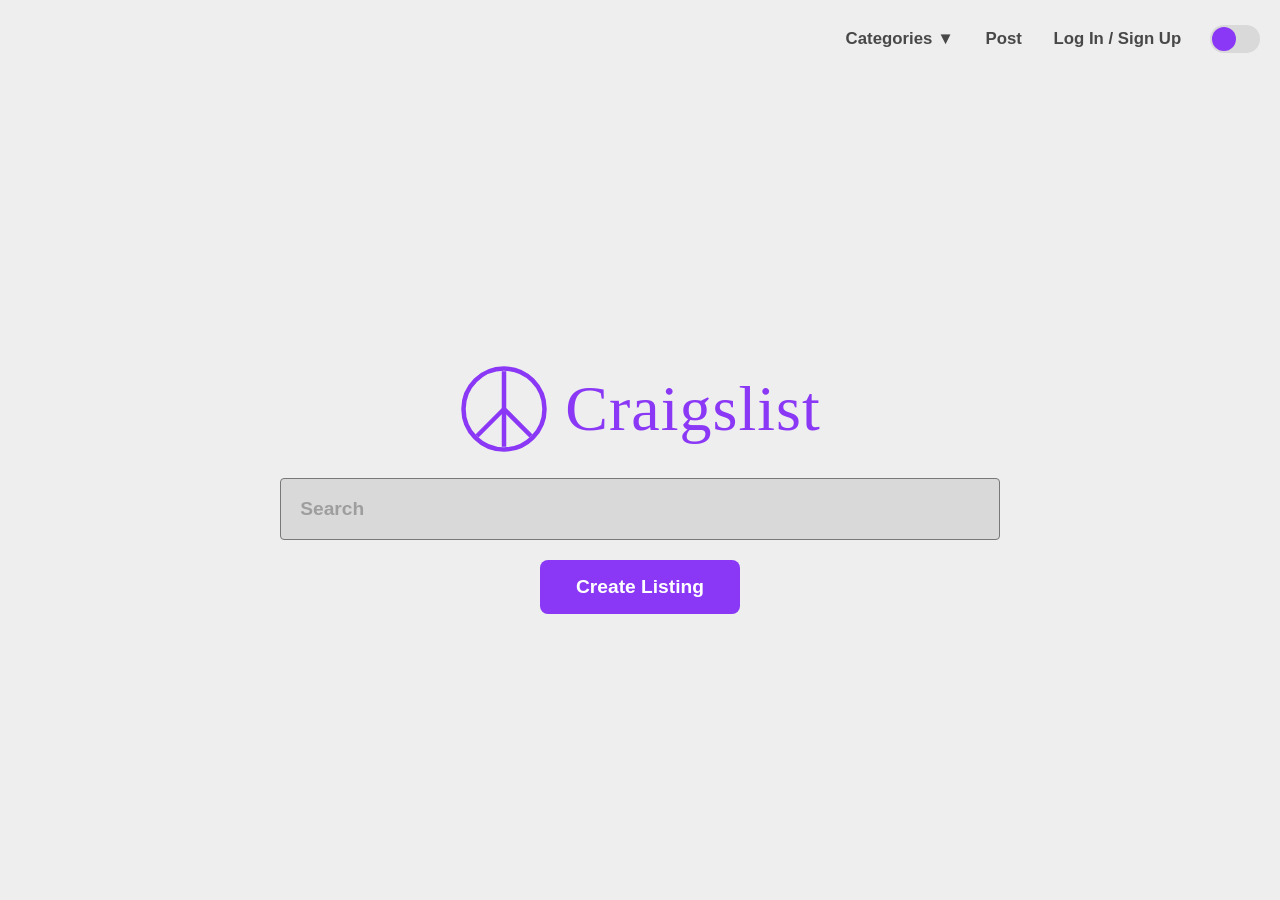
<file: index.html>
<!DOCTYPE html>
<html lang="en">

<head>
    <meta charset="UTF-8">
    <meta name="viewport" content="width=device-width, initial-scale=1.0">
    <title>Craigslist Prototype</title>
    <link rel="stylesheet" href="css/styles.css">
</head>

<body class="has-hero-search">
    <script>
        if (localStorage.getItem('theme') === 'dark') {
            document.body.classList.add('dark-mode');
        }
    </script>

    <div data-include="components/header.html"></div>

    <main class="center-content">
        <div class="logo-container"> 
            <!-- Craigslist Peace Sign Logo -->
            <svg class="peace-icon"
                viewBox="0 0 100 100"
                xmlns="http://www.w3.org/2000/svg"
                aria-hidden="true">

                <circle cx="50" cy="50" r="45"
                    stroke="var(--logo-color)"
                    stroke-width="5" fill="none"/>

                <line x1="50" y1="8" x2="50" y2="92"
                    stroke="var(--logo-color)" stroke-width="5"/>

                <line x1="50" y1="50" x2="20" y2="80"
                    stroke="var(--logo-color)" stroke-width="5"/>

                <line x1="50" y1="50" x2="80" y2="80"
                    stroke="var(--logo-color)" stroke-width="5"/>
            </svg>
            <h1 class="logo-text">Craigslist</h1>
        </div>

        <div class="search-container js-search-container" id="search-container">
            <input type="text" class="search-input js-search-input" id="search-input" placeholder="Search"
                autocomplete="off">
            <ul class="dropdown-menu js-search-dropdown" id="search-dropdown">
                <li>Option 1</li>
                <li>Option 2</li>
                <li>Option 3</li>
            </ul>
        </div>

        <div class="action-buttons">
            <a href="formPage.html" class="btn"
                style="text-decoration: none; text-align: center; display: flex; align-items: center; justify-content: center;">Create
                Listing</a>
        </div>
    </main>

    <script src="js/HTMLInclude.min.js"></script>
    <script src="js/seedData.js"></script>
    <script src="js/script.js"></script>
</body>

</html>
</file>
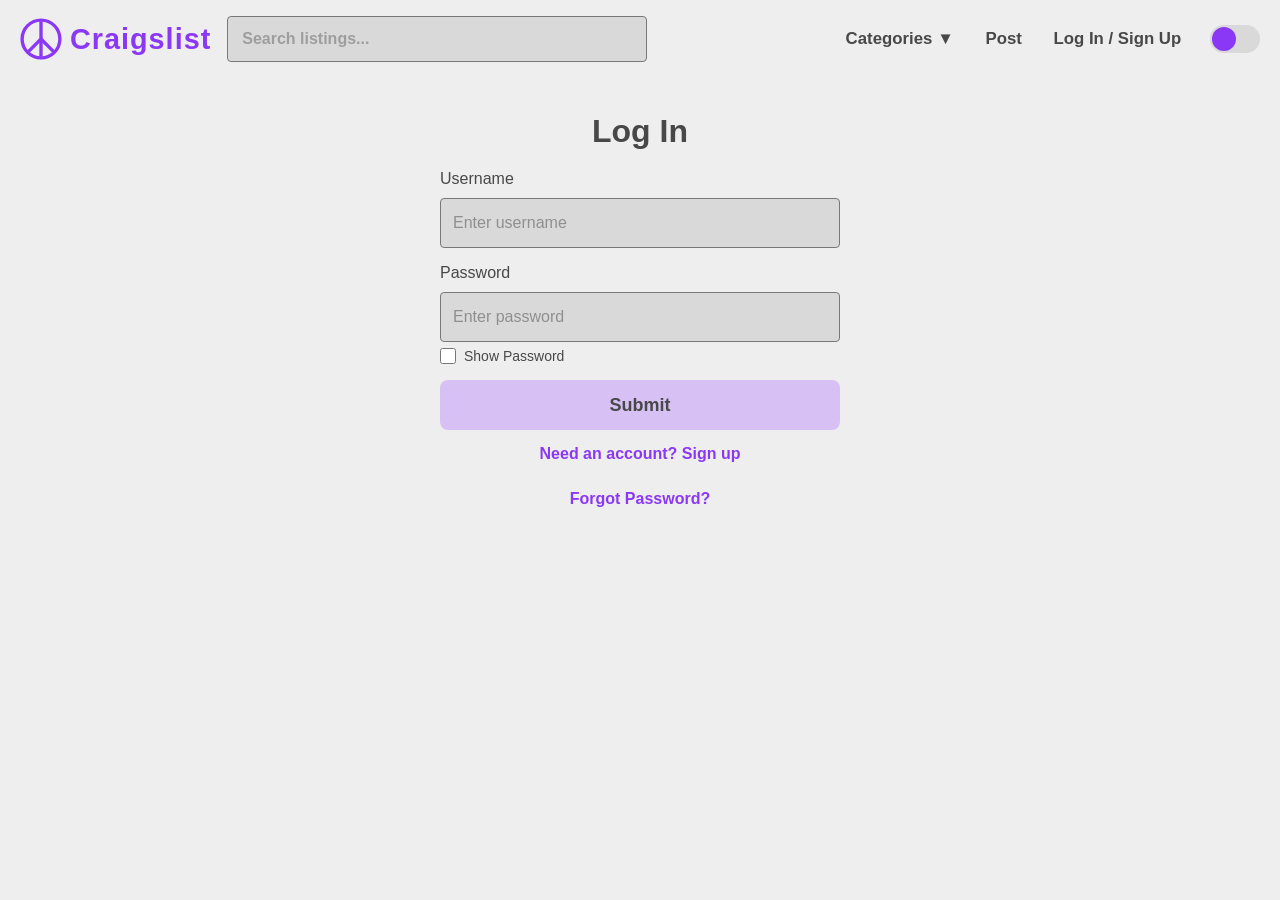
<file: account.html>
<!DOCTYPE html>
<html lang="en">
<head>
    <meta charset="UTF-8">
    <meta name="viewport" content="width=device-width, initial-scale=1.0">
    <title>Account - Craigslist</title>
    <link rel="stylesheet" href="css/styles.css">
    <link rel="stylesheet" href="css/form.css">
</head>
<body>
    <script>
        if (localStorage.getItem('theme') === 'dark') {
            document.body.classList.add('dark-mode');
        }
    </script>
    <div data-include="components/header.html"></div>

    <main class="listing-page account-page">
        
        <div id="auth-section">
            <h1 id="auth-title" style="text-align: center;">Log In</h1>
            <form id="auth-form">
                <div class="form-group login-only">
                    <label for="username" >Username</label>
                    <input type="text" id="username" placeholder="Enter username" required>
                </div>
                
<!-- Login Password -->
<div class="form-group login-only">
    <label for="password">Password</label>
    <input type="password" id="password"
        placeholder="Enter password" required>

    <!-- Show or hide login password -->
    <label class="show-password-option">
        <input type="checkbox" id="show-login-password">
        <span>Show Password</span>
    </label>
</div>

                <div class="form-group signup-only">
                    <label for="signup-username"> Create Username</label>
                    
                    <input type="text" id="signup-username" placeholder="Enter username"required>
                </div>
                
<!-- Create Password -->
<div class="form-group signup-only">
    <label for="signup-password">Create Password</label>
    <input type="password" id="signup-password"
        placeholder="Enter password"
        autocomplete="new-password"
        aria-describedby="signup-strength-message"
        required>

    <!-- Password strength checker -->
    <div class="signup-strength">
        <div class="signup-strength-bar"
            id="signup-strength-meter"
            role="progressbar"
            aria-label="Password strength"
            aria-valuemin="0"
            aria-valuemax="4"
            aria-valuenow="0">

            <div id="signup-strength-fill"></div>
        </div>

        <p id="signup-strength-message" aria-live="polite">
            Use at least 8 characters.
        </p>
    </div>
</div>
          
<!-- Confirm Password -->
<div class="form-group signup-only">
    <label for="signup-confirm-password">Confirm Password</label>

    <input type="password" id="signup-confirm-password"
        placeholder="Confirm password" required>

    <!-- Show or hide both signup passwords -->
    <label class="show-password-option">
        <input type="checkbox" id="show-signup-passwords">
        <span>Show Passwords</span>
    </label>
</div>

                <div class="form-group signup-only">
                    <label for="signup-email">Enter Email</label>
                    <input type="email" id="signup-email" placeholder="Enter email"required>
                </div>


                <div class="form-actions" style="flex-direction: column; gap: 15px; margin-top: 10px;">
                    <button type="submit" class="post-btn" style="width: 100%;">Submit</button>
                    <a href="#" id="toggle-auth" style="color: var(--logo-color); font-weight: bold; text-decoration: none; text-align: center;">Need an account? Sign up</a>
                <!-- Forgot Password Link -->
                <a href="#" id="forgot-password-link" class="login-only">
                    Forgot Password?
                </a>
                </div>
                <p id="auth-message" style="color: #ff4444; margin-top: 15px; text-align: center; font-weight: bold;"></p>
            </form>
            
            <!-- Forgot Password Section -->
            <div id="forgot-password-panel" hidden>
                <p class="account-help-text">
                    Enter your email to request a password reset.
                </p>

                <form id="forgot-password-form" novalidate>
                    <div class="form-group">
                        <label for="recovery-email">Email Address *</label>

                        <input type="email" id="recovery-email"
                            placeholder="Enter your account email"
                            autocomplete="email" required>

                        <p id="recovery-feedback"
                            class="password-feedback" aria-live="polite"></p>
                    </div>

                    <button type="submit" class="post-btn">
                        Request Password Reset
                    </button>

                    <p id="recovery-message" role="status"></p>
                </form>

                <a href="#" id="back-to-login" class="back-login">
                    Back to Log In
                </a>
            </div>
        </div>

<!-- Account Dashboard -->
<div id="dashboard-section" style="display: none;">

    <div class="account-heading">
        <h1>My Account</h1>
        <p>Welcome, <span id="display-username"></span>!</p>
    </div>

    <div class="account-layout">

        <!-- Account Menu -->
        <nav class="account-menu" aria-label="Account menu">
            <button type="button" class="account-tab active"
                data-panel="listings-panel">My Listings</button>

            <button type="button" class="account-tab"
                data-panel="favorites-panel">Favorites</button>

            <button type="button" class="account-tab"
                data-panel="details-panel">Account Details</button>

            <!-- Change Password Menu -->
            <button type="button" class="account-tab"
                data-panel="password-panel">
                Change Password
            </button>

            <button type="button" class="account-tab"
                data-panel="settings-panel">Settings</button>

            <a href="formPage.html" class="account-link">
                + Create Listing
            </a>

            <button type="button" id="logout-btn"
                class="account-tab">Log Out</button>
        </nav>

        <!-- Right Side of the Account Page -->
        <div class="account-content">

            <!-- My Listings -->
            <section id="listings-panel" class="account-panel">
                <h2>My Listings</h2>
                <p>View the items you have posted.</p>
                <div id="my-listings"></div>
            </section>

            <!-- Favorites -->
            <section id="favorites-panel" class="account-panel" hidden>
                <h2>Favorites</h2>
                <p>Items you have saved for later.</p>
                <div id="my-favorites"></div>
            </section>

            <!-- Account Details -->
            <section id="details-panel" class="account-panel" hidden>
                <h2>Account Details</h2>
                <p>Update your account information below.</p>

                <!-- We check these fields with JavaScript -->
                <form id="account-details-form" novalidate>

                    <div class="form-group">
                        <label for="profile-name">Full Name *</label>
                        <input type="text" id="profile-name"
                            placeholder="Enter your full name"
                            aria-describedby="profile-name-feedback"
                            required>
                        <p id="profile-name-feedback"
                            class="account-feedback"></p>
                    </div>

                    <div class="form-group">
                        <label for="profile-email">Email *</label>
                        <input type="email" id="profile-email"
                            placeholder="name@example.com"
                            aria-describedby="profile-email-feedback"
                            required>
                        <p id="profile-email-feedback"
                            class="account-feedback"></p>
                    </div>

                    <div class="form-group">
                        <label for="profile-phone">Phone Number *</label>
                        <input type="tel" id="profile-phone"
                            placeholder="555-123-4567"
                            aria-describedby="profile-phone-feedback"
                            required>
                        <p id="profile-phone-feedback"
                            class="account-feedback"></p>
                    </div>

                    <button type="submit" class="post-btn">
                        Save Changes
                    </button>

                    <p id="details-message" role="status"></p>
                </form>
            </section>

            <!-- Change Password Section -->
            <section id="password-panel" class="account-panel" hidden>

                <h2>Change Password</h2>
                <p>Update the password for your account.</p>

                <form id="change-password-form" novalidate>

                    <!-- Current Password -->
                    <div class="form-group">
                        <label for="current-password">Current Password *</label>

                        <input type="password" id="current-password"
                            placeholder="Enter current password"
                            autocomplete="current-password" required>

                        <p id="current-password-feedback"
                            class="password-feedback" aria-live="polite"></p>
                    </div>

                    <!-- New Password -->
                    <div class="form-group">
                        <label for="new-password">New Password *</label>

                        <input type="password" id="new-password"
                            placeholder="Enter new password"
                            autocomplete="new-password" required>

                        <p id="new-password-feedback"
                            class="password-feedback" aria-live="polite"></p>
                    </div>

                    <!-- Confirm New Password -->
                    <div class="form-group">
                        <label for="confirm-new-password">
                            Confirm New Password *
                        </label>

                        <input type="password" id="confirm-new-password"
                            placeholder="Confirm new password"
                            autocomplete="new-password" required>

                        <p id="confirm-new-password-feedback"
                            class="password-feedback" aria-live="polite"></p>
                    </div>

                    <!-- Show Passwords -->
                    <label class="change-show-password">
                        <input type="checkbox" id="show-change-passwords">
                        Show Passwords
                    </label>

                    <!-- Save -->
                    <button type="submit" class="post-btn">
                        Update Password
                    </button>

                    <p id="change-password-message" role="status"></p>

                </form>
            </section>

            <!-- Settings -->
            <section id="settings-panel" class="account-panel" hidden>
                <h2>Settings</h2>
                <p>Change how the website looks.</p>

                <label class="account-setting-label">
                    <input type="checkbox" id="account-dark-mode">
                    Enable Dark Mode
                </label>
            </section>

        </div>
    </div>
</div>


    </main>

    <script src="js/HTMLInclude.min.js"></script>
    <script src="js/seedData.js"></script>
    <script src="js/script.js"></script>
</body>
</html>
</file>
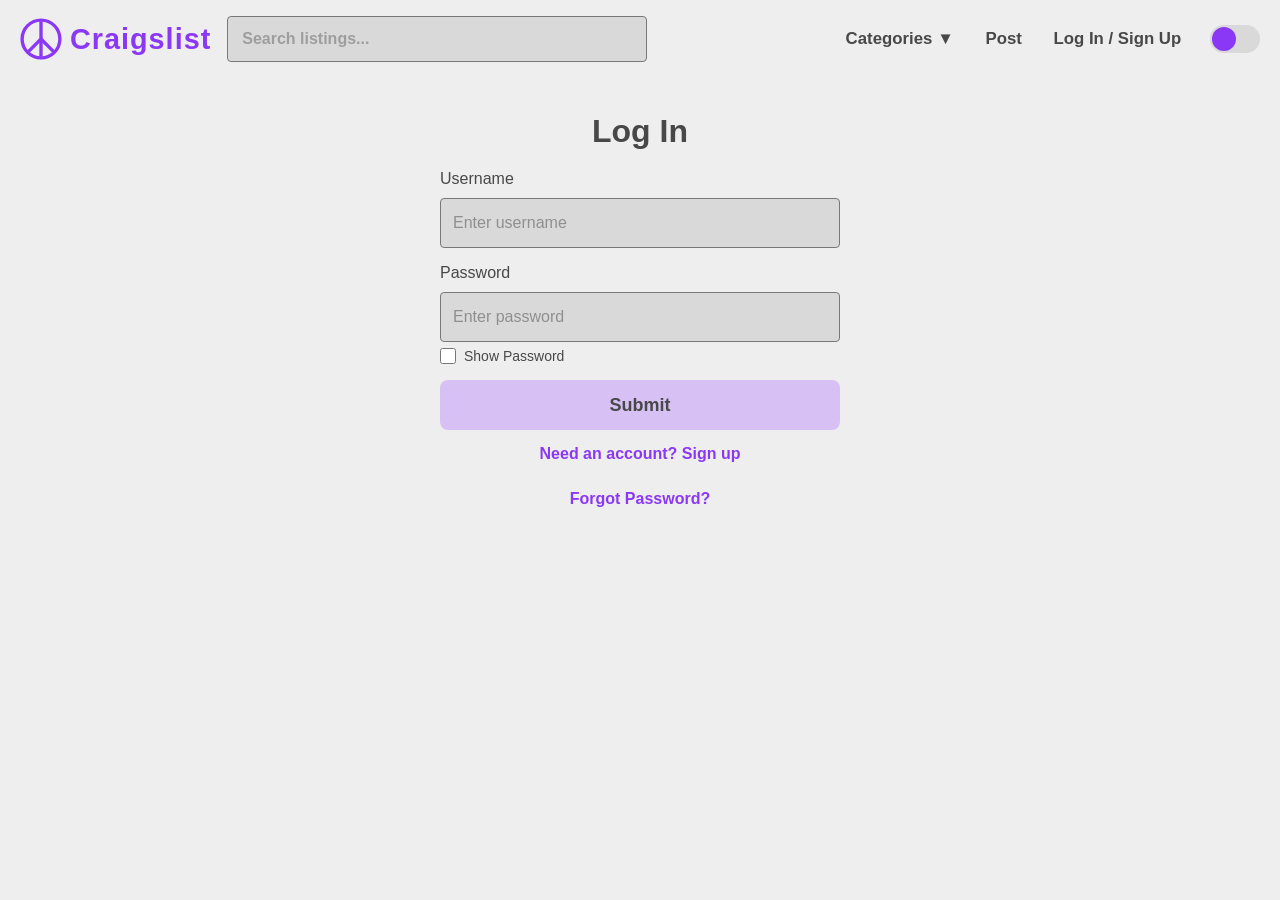
<file: formPage.html>
<!DOCTYPE html>
<html lang="en">
<head>
    <meta charset="UTF-8">
    <meta name="viewport" content="width=device-width, initial-scale=1.0">
    <title>Create a Listing - Craigslist</title>
    <link rel="stylesheet" href="css/styles.css">
    <link rel="stylesheet" href="css/form.css">
    <link rel="stylesheet" href="css/loading.css">
</head>

<body>
    <script>
        if (localStorage.getItem('theme') === 'dark') {
            document.body.classList.add('dark-mode');
        }
    </script>
    <div data-include="components/header.html"></div>

    <!-- Create Listing Form -->
    <main class="listing-page">

        <h1>Create a Listing</h1>

        <form id="listing-form">

            <!-- Listing Title -->
            <div class="form-group">
                <label for="listing-title">Listing Title *</label>
                <input type="text" id="listing-title"
                    placeholder="Enter listing title..."
                    required>
            </div>

            <!-- Category and Price -->
            <div class="form-row">

                <!-- Choose where the listing will appear -->
                <div class="form-group">
                    <label for="category">Category *</label>
                    <select id="category" required>
                        <option value="">Select category</option>
                        <option value="community">Community</option>
                        <option value="services">Services</option>
                        <option value="for-sale">For Sale</option>
                        <option value="housing">Housing</option>
                        <option value="autos">Autos</option>
                        <option value="jobs">Jobs</option>
                        <option value="gigs">Gigs</option>
                        <option value="discussion-forums">Discussion Forums</option>
                        <option value="resumes">Resumes</option>
                        <option value="other">Other</option>
                    </select>

                </div>

                <div class="form-group">
                    <label for="price">Price *</label>
                    <!-- Price of the listing -->
                    <input type="text" id="price"
                        inputmode="numeric"
                        placeholder="Enter price..."
                        required>
                </div>

            </div>

            <!-- Subcategory -->
            <div class="form-group">
                <label for="subcategory">Subcategory *</label>
                <select id="subcategory" required>
                    <option value="">Select a subcategory...</option>
                </select>
            </div>
                    <!-- <option value="">Select a subcategory...</option>
                    <option value="musical-instruments">Musical Instruments</option>
                    <option value="electronics">Electronics</option>
                    <option value="furniture">Furniture</option>
                    <option value="tools">Tools</option>
                    <option value="clothing">Clothing</option>
                    <option value="toys">Toys</option>
                    <option value="sports">Sports</option>
                    <option value="automotive">Automotive</option>
                    <option value="books">Books</option>
                    <option value="movies">Movies</option>
                    <option value="music">Music</option>
                    <option value="other">Other</option> -->

            <!-- Location -->
            <div class="form-group">
                <label for="location">Location *</label>
                <input type="text" id="location"
                    value="Charlotte, NC" required>
            </div>

            <!-- Tags -->
            <div class="form-group">
                <label for="tags">Tags / Badges (comma-separated)</label>
                <input type="text" id="tags" placeholder="e.g., Condition: Excellent, Make: Moog, Vintage">
            </div>

            <!-- Description -->
            <div class="form-group">
                <label for="description">Description *</label>
                <textarea id="description" rows="5"
                        placeholder="Describe your listing..."
                        required></textarea>
            </div>

            <!-- Add Photos -->
            <div class="form-group"> 
                <label for="photos" style="width: 100%; text-align: left;">Add Photos (Max 10)</label>

                <div class="photo-container" id="image-preview-container" style="display: flex; gap: 12px; flex-wrap: wrap; width: 100%;">
                    
                    <label for="photos" class="photo-box" id="upload-trigger-box">+</label>
                    
                </div>

                <input type="file" id="photos" accept="image/*" multiple hidden>
                <p id="photo-message" style="width: 100%; text-align: left; color: #ff4444; margin-top: 4px; font-weight: bold;"></p>
            </div>

            <!-- Buttons -->
            <div class="form-actions">
                <a href="index.html" class="cancel-btn">Cancel</a>

                <button type="submit" class="post-btn">
                    Post Listing
                </button>
            </div>

            <!-- Confirmation Message -->
            <p id="form-message" role="status"></p>

        </form>

    </main>

    <script src="js/HTMLInclude.min.js"></script>
    <script src="js/seedData.js"></script>
    <script src="js/script.js"></script>

</body>
</html>
</file>
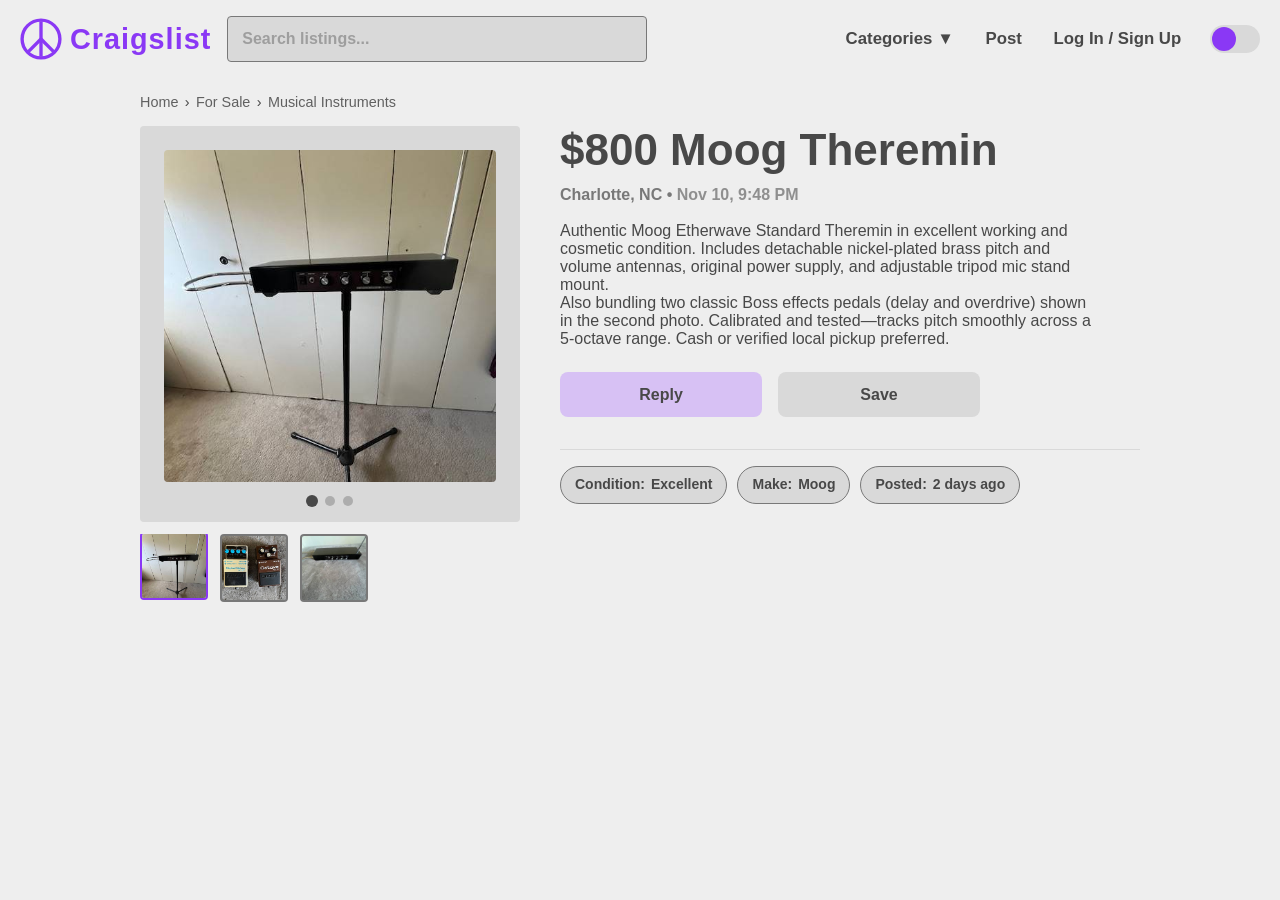
<file: listing.html>
<!DOCTYPE html>
<html lang="en">
<head>
    <meta charset="UTF-8">
    <meta name="viewport" content="width=device-width, initial-scale=1.0">
    <title>$800 Moog Theremin - Craigslist</title>
    <link rel="stylesheet" href="css/styles.css">
</head>
<body>
    <script>
        if (localStorage.getItem('theme') === 'dark') {
            document.body.classList.add('dark-mode');
        }
    </script>
    <div data-include="components/header.html"></div>

    <main class="listing-container">
        <nav class="breadcrumb" aria-label="Breadcrumb">
            <a href="index.html">Home</a> <span>&rsaquo;</span>
            <a href="href="searchResultsPage.html?category=for-sale"" id="breadcrumb-category">For Sale</a> <span id="breadcrumb-separator">&rsaquo;</span>
            <a href="searchResultsPage.html?q=musical-instruments" id="breadcrumb-subcategory">Musical Instruments</a>
        </nav>

        <!-- Mobile Top Action + Title Row -->
        <div class="mobile-title-row">
            <button type="button" class="btn-reply" id="reply-btn-mobile">Reply</button>
            <h1 class="listing-title-mobile">$800 Moog Theremin</h1>
        </div>

        <!-- Responsive Listing Layout 1-column on mobile, 2 on desktop -->
        <section class="listing-grid">
            <!-- Left Column: Image Gallery-->
            <div class="gallery-column">
                <div class="gallery-frame">
                    <div class="main-image-wrapper">
                        <!-- Temporary Testing Images !!! **** 0000 -->
                        <img
                            id="main-listing-image"
                            alt="Moog Theremin"
                            src="images/Theremin1.jpg"
                        >
                    </div>
                    <div class="gallery-dots" id="gallery-dots" aria-label="Image Slide Indicators">
                        <button class="dot active" data-index="0" aria-label="View Image 1"></button>
                        <button class="dot" data-index="1" aria-label="View Image 2"></button>
                        <button class="dot" data-index="2" aria-label="View Image 3"></button>
                    </div>
                </div>

                <div class="thumbnail-row" id="thumbnail-row">
                    <button class="thumbnail-btn active" data-index="0" data-src="images/Theremin1.jpg" data-alt="Moog Theremin" aria-label="View Thumbnail 1">
                        <img src="images/Theremin1.jpg"></button>
                    <button class="thumbnail-btn" data-index="1" data-src="images/Theremin2.jpg" data-alt="Effects Pedals" aria-label="View Thumbnail 2">
                        <img src="images/Theremin2.jpg" alt="Effects Pedals thumbnail"></button>
                    <button class="thumbnail-btn" data-index="2" data-src="images/Theremin3.jpg" data-alt="Control Panel" aria-label="View Thumbnail 3">
                        <img src="images/Theremin3.jpg" alt="Control Panel thumbnail"></button>
                </div>
            </div>

            <!-- Right Column: Listing Details -->
            <div class="details-column">
                <h1 class="listing-title-desktop">$800 Moog Theremin</h1>
            
            <p class="meta-subtitle" style="margin-top: -10px; color: var(--image-placehold);">
                <span id="listing-location">Charlotte, NC</span> &bull; <span id="listing-timestamp" style="opacity: 0.8;">Nov 10, 9:48 PM</span>
            </p>

                <div class="listing-description">
                    <p>Authentic Moog Etherwave Standard Theremin in excellent working and cosmetic condition. 
                        Includes detachable nickel-plated brass pitch and volume antennas, original power supply, 
                        and adjustable tripod mic stand mount.
                    </p>
                    <p>Also bundling two classic Boss effects pedals (delay and overdrive) shown in the second photo. 
                        Calibrated and tested—tracks pitch smoothly across a 5-octave range. Cash or verified local 
                        pickup preferred.
                    </p>
                </div>
            
                <div class="desktop-actions">
                    <button type="button" class="btn btn-primary-reply" id="reply-btn-desktop">Reply</button>
                    <button type="button" class="btn btn-secondary" id="save-btn">Save</button>
                </div>

                <div class="reply-panel" id="reply-panel" hidden>
                    <h3>Contact Seller</h3>
                    <p><strong>Email:</strong> seller@example.com</p>
                    <p><strong>Phone:</strong> (123) 456-7890</p>
                </div>
                
                <div class="meta-badges" id="listing-badges" style="margin-top: 1rem; padding-top: 1rem; border-top: 1px solid var(--secondary-color);">
                    <span class="badge">Condition: <strong>Excellent</strong></span>
                    <span class="badge">Make: <strong>Moog</strong></span>
                    <span class="badge">Posted: <strong>2 days ago</strong></span>
                </div>
            </div>
            </div>
        </section>
    </main>

        <!-- Delete Listing Confirmation -->
        <dialog id="delete-listing-dialog" class="delete-dialog"
            aria-labelledby="delete-dialog-title"
            aria-describedby="delete-dialog-description">

            <form id="delete-listing-form" novalidate>

                <h2 id="delete-dialog-title">Delete Listing?</h2>

                <p id="delete-dialog-description">
                    Are you sure you want to delete this listing?
                    This action cannot be undone.
                </p>

                <!-- User must type DELETE before continuing -->
                <div class="delete-form-group">
                    <label for="delete-confirm-text">
                        Type DELETE to confirm *
                    </label>

                    <input type="text" id="delete-confirm-text"
                        placeholder="Type DELETE"
                        autocomplete="off"
                        spellcheck="false"
                        aria-describedby="delete-feedback">

                    <!-- Inline validation message -->
                    <p id="delete-feedback" class="delete-feedback"
                        aria-live="polite"></p>
                </div>

                <!-- Confirmation Buttons -->
                <div class="delete-actions">
                    <button type="button" id="delete-cancel-btn"
                        class="delete-cancel-btn">
                        Cancel
                    </button>

                    <button type="submit" id="delete-confirm-btn"
                        class="delete-confirm-btn">
                        Delete Listing
                    </button>
                </div>

            </form>
        </dialog>

    <script src="js/HTMLInclude.min.js"></script>
    <script src="js/seedData.js"></script>
    <script src="js/script.js"></script>

</body>
</html>
</file>
<file: css/styles.css>
:root {
--background-color: #EEEEEE;
--secondary-color: #D9D9D9;
--text-color: #484848;
--sidebar-color: #D4D4D4;
--highlight: #D7C1F4;
--image-placehold: #787878;
--logo-color: #8A38F5;
--results-color: #B9B9B9;
}

body.dark-mode {
--background-color: #353535;
--secondary-color: #595959;
--text-color: #D9D9D9;
--sidebar-color: #686868;
--highlight: #79678F;
--image-placehold: #838383;
--logo-color: #8A38F5;
--results-color: #4C4C4C;
}

*{
box-sizing: border-box;
margin: 0;
padding: 0;
font-family: sans-serif;
}

body {
background-color: var(--background-color);
color: var(--text-color);
min-height: 100vh;
display: flex;
flex-direction: column;
transition: background-color 0.3s ease, color 0.3s ease;
}

header {
display: flex;
justify-content: space-between;
align-items: center;
padding: 1.5rem 2rem;
position: relative;
}

.hamburger {
display: flex;
flex-direction: column;
gap: 5px;
background: none;
border: none;
cursor: pointer;
z-index: 100;
}

.hamburger span {
width: 25px;
height: 3px;
background-color: var(--logo-color);
border-radius: 2px;
}

/*.nav-menu {
display: none;
position: absolute;
top: 70px;
left: 2rem;
background-color: var(--secondary-color);
padding: 1.5rem;
border-radius: 8px;
box-shadow: 0 4px 6px rgba(0,0,0,0.1);
z-index: 99;
}*/

/*.nav-menu.active {
display: block;
}*/

/*.nav-menu > ul {
list-style: none;
display: flex;
flex-direction: column;
gap: 1rem;
}*/

/*.nav-menu a {
text-decoration: none;
color: var(--text-color);
font-weight: bold;
font-size: 1.1rem;
padding: 0.5rem 0.8rem;
border-radius: 6px;
transition: background-color 0.2s ease, color 0.2s ease;
display: inline-block;
}*/

.nav-menu a:hover {
background-color: var(--highlight);
}

.theme-toggle {
display: flex;
align-items: center;
}

.theme-switch {
display: none;
}

.switch-label {
width: 50px;
height: 28px;
background-color: var(--secondary-color);
border-radius: 14px;
position: relative;
cursor: pointer;
display: flex;
align-items: center;
padding: 2px;
}

.switch-label::after {
content: "";
width: 24px;
height: 24px;
background-color: var(--logo-color);
border-radius: 50%;
position: absolute;
left: 2px;
transition: transform 0.3s ease;
}

.theme-switch:checked + .switch-label::after {
transform: translateX(22px);
}

.center-content {
flex: 1;
display: flex;
flex-direction: column;
align-items: center;
justify-content: center;
padding: 2rem;
max-width: 600px;
margin: 0 auto;
width: 100%;
}

.logo-container {
display: flex;
align-items: center;
gap: 1rem;
margin-bottom: 2rem;
}

.peace-icon {
width: 90px;
height: 90px;
}

.logo-text {
color: var(--logo-color);
font-size: 4rem;
font-family: Georgia, serif;
font-weight: normal;
letter-spacing: 1px;
}

.search-container {
position: relative;
width: 100%;
margin-bottom: 1.5rem;
}

.search-input {
width: 100%;
padding: 1.2rem;
border: none;
border-radius: 8px;
background-color: var(--secondary-color);
color: var(--text-color);
font-size: 1.2rem;
font-weight: bold;
}

.search-input::placeholder {
color: var(--text-color);
opacity: 0.4;
}

.search-input:focus::placeholder {
color: transparent;
}

.dropdown-menu {
display: none;
position: absolute;
top: 100%;
left: 0;
width: 100%;
background-color: var(--secondary-color);
border-radius: 8px;
box-shadow: 0 8px 16px rgba(0,0,0,0.2);
list-style: none;
margin-top: 0.5rem;
overflow: hidden;
z-index: 10;
}

.dropdown-menu.active {
display: block;
}

.nav-dropdown-container {
position: relative;
}

/*.nav-menu .dropdown-menu {
position: relative;
box-shadow: none;
background-color: var(--background-color);
margin-top: 0.8rem;
width: 100%;
border-radius: 4px;
}*/

.categories-list {
max-height: none;
overflow-y: auto;
}

.nav-menu .categories-list li {
padding: 0;
}

.nav-menu .categories-list li a {
    display: block;
    padding: 0.85rem 1.2rem;
    font-size: 0.95rem;
    border-radius: 0;
}

.nav-menu .categories-list li a:hover {
background-color: transparent;
}

.dropdown-menu li {
padding: 1rem 1.2rem;
cursor: pointer;
color: var(--text-color);
border-bottom: 1px solid var(--background-color);
font-weight: bold;
transition: background-color 0.2s ease;
font-size: 0.95rem;
}

.dropdown-menu li:hover {
background-color: var(--highlight);
}

.dropdown-menu li:last-child {
border-bottom: none;
}

.action-buttons {
display: flex;
flex-direction: column;
align-items: center;
gap: 1rem;
width: 100%;
}

.btn {
background-color: var(--secondary-color);
color: var(--text-color);
border: none;
padding: 1rem 2rem;
border-radius: 8px;
font-size: 1.2rem;
font-weight: bold;
cursor: pointer;
width: auto;
min-width: 200px;
transition: background-color 0.3s ease, color 0.3s ease, transform 0.1s ease;
}

.btn:hover {
background-color: var(--highlight);
color: var(--text-color);
transform: translateY(-2px);
}


.listing-header {
gap: 1rem;
padding: 1rem 1.25rem;
border-bottom: 1px solid var(--secondary-color);
}

.header-left {
display: flex;
align-items: center;
gap: 0.85rem;
}

.brand-link {
display: flex;
align-items: center;
gap: 0.5rem;
text-decoration: none;
}

.peace-icon-sm {
width: 42px;
height: 42px;
flex-shrink: 0;
}

.brand-text-mobile {
color: var(--logo-color);
font-family: Georgia, serif;
font-size: 1.35rem;
}

.brand-text-desktop {
display: none;
color: var(--logo-color);
font-weight: bold;
font-size: 1.8rem;
letter-spacing: 1px;
}

.header-search {
display: block;
margin: 0 1rem;
max-width: 360px;
flex: 1;
}

body.has-hero-search .header-search {
display: none !important;
}

.header-search .search-input {
padding: 0.7rem 1rem;
font-size: 1rem;
}

.listing-container {
width: 100%;
max-width: 1040px;
margin: 0 auto;
padding: 1rem 1.25rem 3rem;
}

.breadcrumb {
font-size: 0.9rem;
margin-bottom: 1rem;
display: flex;
flex-wrap: wrap;
gap: 0.4rem;
align-items: center;
}

.breadcrumb a {
color: var(--text-color);
text-decoration: none;
opacity: 0.85;
}

.breadcrumb a:hover {
text-decoration: underline;
color: var(--text-color);
}

.mobile-title-row {
display: flex;
align-items: center;
gap: 0.85rem;
margin-bottom: 1rem;
}

.btn-reply {
background-color: var(--secondary-color);
color: var(--text-color);
border: none;
border-top: 3px solid var(--image-placehold);
padding: 0.45rem 1.1rem;
font-family: Georgia, serif;
font-size: 0.95rem;
cursor: pointer;
border-radius: 4px;
flex-shrink: 0;
transition: background-color 0.2s ease;
}

.btn-reply:hover {
background-color: var(--highlight);
}

.listing-title-mobile {
font-family: Georgia, serif;
font-size: 1.35rem;
font-weight: bold;
color: var(--text-color);
line-height: 1.2;
}

.listing-title-desktop {
display: none;
}

.listing-grid {
display: flex;
flex-direction: column;
gap: 1.25rem;
}

.gallery-frame {
width: 100%;
background-color: transparent;
}

.main-image-wrapper {
width: 100%;
aspect-ratio: 1 / 1;
background-color: var(--image-placehold);
border-radius: 4px;
overflow: hidden;
}

.main-image-wrapper img {
width: 100%;
height: 100%;
object-fit: cover;
display: block;
}

.gallery-dots {
display: none;
justify-content: center;
gap: 0.5rem;
padding-top: 0.85rem;
}

.dot {
width: 10px;
height: 10px;
border-radius: 50%;
border: none;
background-color: var(--image-placehold);
opacity: 0.45;
cursor: pointer;
transition: opacity 0.2s ease, transform 0.2s ease;
}

.dot.active {
opacity: 1;
background-color: var(--text-color);
transform: scale(1.2);
}

.thumbnail-row {
display: flex;
gap: 0.75rem;
margin-top: 0.75rem;
overflow-x: auto;
}

.thumbnail-btn {
width: 68px;
height: 68px;
padding: 0;
border: 2px solid transparent;
border-radius: 4px;
overflow: hidden;
cursor: pointer;
background-color: var(--image-placehold);
flex-shrink: 0;
transition: border-color 0.2s ease, transform 0.15s ease;
}

.thumbnail-btn.active,
.thumbnail-btn:hover {
border-color: var(--logo-color);
transform: translateY(-2px);
}

.thumbnail-btn img {
width: 100%;
height: 100%;
object-fit: cover;
display: block;
}

.details-column {
display: flex;
flex-direction: column;
gap: 1rem;
}

.post-meta-block {
display: flex;
flex-direction: column;
gap: 0.65rem;
}

.meta-subtitle {
font-weight: bold;
font-size: 1rem;
line-height: 1.4;
}

.meta-badges {
display: flex;
flex-wrap: wrap;
gap: 0.375rem;
}


/* Listing Tags / Badges */

.badge {
    display: inline-flex;
    align-items: center;
    gap: 6px;

    /* Make tags easier to read */
    font-size: 14px;
    font-weight: 600;
    line-height: 1.4;

    /* Give each tag more space */
    padding: 8px 14px;
    border-radius: 20px;

    background-color: var(--secondary-color);
    color: var(--text-color);
    border: 1px solid var(--image-placehold);

    cursor: default;
    user-select: none;
}

/* Space between multiple tags */
.meta-badges {
    display: flex;
    flex-wrap: wrap;
    align-items: center;
    gap: 10px;
}

/* Keep tags readable on phones */
@media (max-width: 767px) {
    .badge {
        font-size: 14px;
        padding: 8px 12px;
    }
    .results-page h1 {
        font-size: 1.4rem;
    }

    /* Dimmed Backdrop */
    .nav-backdrop {
        display: block;
        position: fixed;
        inset: 0;
        background: rgba(0, 0, 0, 0.5);
        backdrop-filter: blur(2px);
        opacity: 0;
        visibility: hidden;
        transition: opacity 0.25s ease, visibility 0.25s ease;
        z-index: 998;
    }

    .nav-backdrop.active {
        opacity: 1;
        visibility: visible;
    }

    /* Full-Height Slide-Over Panel 
    .nav-menu {
        position: fixed;
        top: 0;
        left: 0;
        bottom: 0;
        height: 100vh;
        height: 100dvh;
        width: min(82vw, 320px);
        margin: 0;
        border-radius: 0;
        box-sizing: border-box;
        background-color: var(--background-color);
        box-shadow: 4px 0 24px rgba(0, 0, 0, 0.2);
        transform: translateX(-100%);
        transition: transform 0.28s cubic-bezier(0.16, 1, 0.3, 1);
        z-index: 999;
        overflow-y: auto;
        padding: 0 1.25rem 2rem;
        display: flex;
        flex-direction: column;
    }*/

    .nav-menu.active {
        transform: translateX(0);
    }

    /* Top Bar inside Drawer */
    .mobile-nav-header {
        display: flex;
        justify-content: space-between;
        align-items: center;
        padding: 1.1rem 0;
        margin-bottom: 0.75rem;
        border-bottom: 1px solid var(--secondary-color);
    }

    .mobile-nav-title {
        font-weight: 700;
        font-size: 1.1rem;
        color: var(--text-color);
    }

    .nav-close-btn {
        background: var(--secondary-color);
        color: var(--text-color);
        border: none;
        width: 34px;
        height: 34px;
        border-radius: 50%;
        font-size: 1rem;
        cursor: pointer;
        display: flex;
        align-items: center;
        justify-content: center;
    }
}


.desktop-actions {
display: none;
}

.reply-panel {
background-color: var(--secondary-color);
padding: 1rem 1.25rem;
border-radius: 8px;
border-left: 4px solid var(--logo-color);
display: flex;
flex-direction: column;
gap: 0.4rem;
}

.reply-panel[hidden] {
display: none;
}

.reply-panel a {
color: var(--logo-color);
font-weight: bold;
}

/* Results Page and Grid Setup */
.results-page {
width: 100%;
max-width: 1040px;
margin: 0 auto;
padding: 1rem 1.25rem 3rem;
}

.item-listings {
list-style: none;
display: grid;
grid-template-columns: repeat(2, 1fr); /* 2 Columns on mobile */
gap: 1.5rem 0.75rem;
}

.item {
display: flex;
flex-direction: column;
align-items: flex-start;
gap: 0.5rem;
background-color: transparent;
border: none;
padding: 0;
cursor: pointer;
transition: transform 0.2s ease;
}

.item:hover {
transform: translateY(-2px);
}

.item-image-wrapper {
width: 100%;
aspect-ratio: 1 / 1;
border-radius: 8px;
overflow: hidden;
background-color: var(--secondary-color);
}

.item-image-wrapper img {
width: 100%;
height: 100%;
object-fit: cover;
display: block;
}

.item-info, .item-details {
display: flex;
flex-direction: column;
align-items: flex-start;
text-align: left;
gap: 2px;
padding: 0 0.25rem;
width: 100%;
}

.price, .item-info .price {
font-weight: 800;
font-size: 1.1rem;
color: var(--text-color);
}

.item-title, .item-info .item-title {
font-size: 0.95rem;
font-weight: 600;
color: var(--text-color);
display: -webkit-box;
line-clamp: 2;
-webkit-line-clamp: 2;
-webkit-box-orient: vertical;
overflow: hidden;
text-overflow: ellipsis;
line-height: 1.3;
}

.item-desc {
font-size: 0.85rem;
color: #666666;
}

.item-location, .item-info .item-location {
font-size: 0.8rem;
color: var(--text-color);
opacity: 0.75;
}

.item-meta-row {
    display: flex;
    justify-content: space-between;
    align-items: center;
    width: 100%;
    margin-top: 2px;
}

.item-date {
    font-size: 0.75rem;
    color: var(--text-color);
    opacity: 0.6;
}

/* Auto-complete Dropdown row styling */
.dropdown-item-row {
display: flex;
justify-content: space-between;
align-items: center;
gap: 0.75rem;
}

.dropdown-item-main {
display: flex;
flex-direction: column;
gap: 2px;
}

.dropdown-item-category {
font-size: 0.75rem;
opacity: 0.75;
font-weight: normal;
}

.dropdown-item-price {
color: var(--logo-color);
font-weight: 800;
font-size: 0.9rem;
flex-shrink: 0;
}

.no-results-message {
padding: 1.5rem;
background-color: var(--secondary-color);
border-radius: 8px;
text-align: center;
font-weight: bold;
margin-top: 1rem;
}

/* Classic Search Autocomplete Row Styling */
.dropdown-menu li.autocomplete-row {
    display: flex;
    align-items: center;
    gap: 0.75rem;
    padding: 0.65rem 1.1rem;
    border-bottom: none;
    font-weight: 700;
    font-size: 0.98rem;
}

.dropdown-menu li.autocomplete-row:hover,
.dropdown-menu li.autocomplete-row.keyboard-active {
    background-color: var(--highlight);
}

.autocomplete-icon {
    font-size: 0.85rem;
    opacity: 0.55;
    flex-shrink: 0;
}

/**
 * Styles for the text content of the autocomplete row
 */
.autocomplete-text {
    color: var(--text-color);
    font-weight: 700;
}

.autocomplete-match {
    font-weight: 400;
    color: var(--logo-color);
}

/* Loading State Overlay */
.loading-overlay {
position: fixed;
top: 0;
left: 0;
width: 100%;
height: 100%;
background-color: rgba(0, 0, 0, 0.3);
display: flex;
justify-content: center;
align-items: center;
z-index: 1000;
animation: loadingFade 0.2s ease;
}

.loading-box {
background-color: var(--background-color);
color: var(--text-color);
padding: 30px 40px;
border-radius: 8px;
text-align: center;
}

.loading-spinner {
width: 40px;
height: 40px;
border: 4px solid var(--secondary-color);
border-top: 4px solid var(--logo-color);
border-radius: 50%;
margin: 0 auto 15px;
animation: loadingSpin 0.8s linear infinite;
}

.remove-img-btn {
    position: absolute;
    top: -6px;
    right: -6px;
    background-color: var(--image-placehold); 
    color: white;
    border: none;
    border-radius: 50%;
    width: 22px;
    height: 22px;
    cursor: pointer;
    font-size: 12px;
    font-weight: bold;
    display: flex;
    align-items: center;
    justify-content: center;
    box-shadow: 0 2px 4px rgba(0,0,0,0.2);
    transition: background-color 0.2s ease, transform 0.2s ease;
    z-index: 5;
}

.remove-img-btn:hover {
    background-color: #ff4444; 
    transform: scale(1.1);
}

#upload-trigger-box {
    display: flex;
    justify-content: center;
    align-items: center;
    border: 2px dashed var(--image-placehold); 
    font-size: 2rem; 
    cursor: pointer;
}

#upload-trigger-box:hover {
    border-color: var(--logo-color);
    color: var(--logo-color);
}

input:not([type="checkbox"]):not([type="radio"]), select, textarea {
    border: 1px solid var(--image-placehold); 
    border-radius: 4px;
    outline: none; 
}

input:not([type="checkbox"]):not([type="radio"]):focus, select:focus, textarea:focus {
    border-color: var(--logo-color); 
    box-shadow: 0 0 5px color-mix(in srgb, var(--logo-color) 30%, transparent); 
}

body.has-hero-search .brand-link {
    visibility: hidden !important;
}

@keyframes loadingSpin {
from { transform: rotate(0deg); }
to { transform: rotate(360deg); }
}

@keyframes loadingFade {
from { opacity: 0; }
to { opacity: 1; }
}

.post-btn:disabled {
opacity: 0.6;
cursor: wait;
}

@media (prefers-reduced-motion: reduce) {
.loading-overlay,
.loading-spinner {
animation: none;
}
}

/* Desktop Media Queries */
@media (min-width: 768px) {
.hamburger { display: none; }

.nav-menu, body.has-zero-search .nav-menu {
    display: block;
        position: static;
        background: none;
        box-shadow: none;
        padding: 0;
        margin: 0 0 0 auto;
        flex: 0 0 auto;
        transform: none;
        height: auto;
        width: auto;
        overflow: visible;
}


.nav-menu > ul {
    list-style: none;
        display: flex;
        flex-direction: row;
        align-items: center;
        gap: 12px;
        margin: 0;
        padding: 0;
}

/*.nav-menu .dropdown-menu {
    position: absolute;
    width: 220px;
    box-shadow: 0 8px 16px rgba(0,0,0,0.2);
    background-color: var(--secondary-color);
}*/

.nav-menu a {
    text-decoration: none;
    color: var(--text-color);
    font-weight: bold;
    font-size: 16px;
    padding: 8px 12px;
    border-radius: 6px;
    display: inline-flex;
    align-items: center;
    gap: 5px;
}

body.has-hero-search .theme-toggle {
    margin-left: 0;
}

.nav-menu .dropdown-menu {
    position: absolute;
    top: 100%;
    left: 0;
    width: 220px;
    box-shadow: 0 8px 16px rgba(0, 0, 0, 0.2);
    background-color: var(--secondary-color);
}

.nav-menu .hide-on-desktop {
    display: list-item !important;
}

body.has-hero-search .header-left {
    display: none;
}

.action-buttons {
    flex-direction: row;
    justify-content: center;
}

.btn {
    width: auto;
}

.listing-header { padding: 1.25rem 2rem; }
.brand-text-mobile { display: none; }
.brand-text-desktop { display: inline; }
.header-search { display: block; }
.mobile-title-row { display: none; }

.listing-grid {
    display: grid;
    grid-template-columns: minmax(280px, 380px) 1fr;
    gap: 2.5rem;
    align-items: start;
}

.gallery-frame {
    background-color: var(--secondary-color);
    padding: 1.5rem 1.5rem 1rem;
    border-radius: 4px;
}

.gallery-dots { display: flex; }

.listing-title-desktop {
    display: block;
    font-family: sans-serif;
    font-size: 2.75rem;
    font-weight: 800;
    line-height: 1.08;
    color: var(--text-color);
    margin-bottom: 0.25rem;
}

.listing-description {
    font-family: sans-serif;
    font-weight: 450;
    font-size: 1rem;
    max-width: 540px;
}

.desktop-actions {
    display: flex;
    gap: 1rem;
    margin-top: 0.5rem;
    max-width: 420px;
}

.desktop-actions .btn {
    width: auto;
    flex: 1;
    padding: 0.85rem 1.25rem;
    font-size: 1rem;
}

.btn-primary-reply { background-color: var(--highlight); }
.btn-secondary.saved { background-color: var(--highlight); }

.item-listings {
    grid-template-columns: repeat(auto-fill, minmax(200px, 1fr));
    gap: 2rem 1.5rem;
}

.hide-on-desktop {
    display: none !important;
}
}


/* Delete Listing Confirmation Form */

.delete-dialog {
    width: calc(100% - 32px);
    max-width: 440px;
    padding: 25px;
    border: none;
    border-radius: 10px;
    background-color: var(--background-color);
    color: var(--text-color);
    box-shadow: 0 10px 35px rgba(0, 0, 0, 0.3);
    margin: auto;
}

/* Dark background behind the confirmation */
.delete-dialog::backdrop {
    background-color: rgba(0, 0, 0, 0.6);
}

.delete-dialog h2 {
    font-size: 24px;
    margin-bottom: 12px;
}

.delete-dialog p {
    font-size: 14px;
    line-height: 1.5;
}

.delete-form-group {
    margin-top: 20px;
}

.delete-form-group label {
    display: block;
    margin-bottom: 8px;
    font-weight: bold;
}

#delete-confirm-text {
    width: 100%;
    padding: 13px;
    border: 2px solid var(--secondary-color);
    border-radius: 6px;
    background-color: var(--secondary-color);
    color: var(--text-color);
    font-size: 16px;
}

/* Input border when confirmation is incorrect */
#delete-confirm-text.delete-invalid {
    border-color: #D93025;
}

/* Input border when confirmation is correct */
#delete-confirm-text.delete-valid {
    border-color: #188038;
}

/* Message directly below the input */
.delete-feedback {
    min-height: 20px;
    margin-top: 8px;
    font-size: 14px;
}

.delete-feedback.error {
    color: #B42318;
}

.delete-feedback.success {
    color: #166534;
}

body.dark-mode .delete-feedback.error {
    color: #FF9999;
}

body.dark-mode .delete-feedback.success {
    color: #86EFAC;
}

/* Cancel and Delete buttons */
.delete-actions {
    display: flex;
    gap: 12px;
    margin-top: 20px;
}

.delete-cancel-btn,
.delete-confirm-btn {
    flex: 1;
    padding: 13px;
    border: none;
    border-radius: 8px;
    font-size: 15px;
    font-weight: bold;
    cursor: pointer;
}

.delete-cancel-btn {
    background-color: var(--secondary-color);
    color: var(--text-color);
}

.delete-confirm-btn {
    background-color: #D93025;
    color: white;
}

.delete-cancel-btn:hover {
    background-color: var(--highlight);
}

.delete-confirm-btn:hover {
    background-color: #B3261E;
}

.delete-confirm-btn:disabled {
    opacity: 0.6;
    cursor: wait;
}

/* Keep the homepage logo inside the screen */

.logo-container {
    max-width: 100%;
    min-width: 0;
    justify-content: center;
}

.logo-container .peace-icon {
    width: clamp(50px, 8vw, 90px);
    height: auto;
    flex-shrink: 0;
    display: block;
}

.logo-container .logo-text {
    font-size: clamp(2rem, 5vw, 4rem);
    min-width: 0;
}

/* Smaller logo spacing on phones */
@media (max-width: 420px) {
    .logo-container {
        gap: 8px;
    }

    .logo-container .logo-text {
        font-size: clamp(1.7rem, 7.5vw, 2.5rem);
    }
}


/* Categories on the homepage */

.home-categories {
    width: 100%;
    margin-top: 30px;
}

.home-categories h2 {
    text-align: center;
    font-size: 22px;
    margin-bottom: 18px;
    color: var(--text-color);
}

.home-category-grid {
    display: grid;
    grid-template-columns: repeat(3, minmax(0, 1fr));
    gap: 12px;
}

/* Each category is a clickable link */
.home-category-grid a {
    display: flex;
    align-items: center;
    justify-content: center;
    min-height: 50px;
    padding: 12px 8px;

    background-color: var(--secondary-color);
    color: var(--text-color);
    text-decoration: none;
    text-align: center;
    font-size: 15px;
    font-weight: bold;

    border-radius: 8px;
    transition: background-color 0.2s ease;
}

.home-category-grid a:hover,
.home-category-grid a:focus-visible {
    background-color: var(--highlight);
}

.home-category-grid a:focus-visible {
    outline: 2px solid var(--logo-color);
    outline-offset: 2px;
}

/* Two categories per row on mobile */
@media (max-width: 767px) {
    .home-category-grid {
        grid-template-columns: repeat(2, minmax(0, 1fr));
    }

    .home-categories h2 {
        font-size: 20px;
    }

    .home-category-grid a {
        font-size: 14px;
    }
}

/* X button for Reply and Saved */

#reply-btn-desktop,
#reply-btn-mobile,
#save-btn {
    position: relative;
    overflow: visible;
}

/* Show X only when Reply is open or item is Saved */
#reply-btn-desktop.reply-open::after,
#reply-btn-mobile.reply-open::after,
#save-btn.saved::after {
    content: "×";

    position: absolute;
    top: -8px;
    right: -8px;

    width: 24px;
    height: 24px;

    display: flex;
    align-items: center;
    justify-content: center;

    border-radius: 50%;
    border: 1px solid var(--text-color);

    background-color: var(--background-color);
    color: var(--text-color);

    font-size: 18px;
    font-weight: bold;
    line-height: 1;

    /* Clicking the X activates its parent button */
    pointer-events: none;
}

/* Better Homepage and Header Layout */

/* Keep header items together */
header {
    width: 100%;
    max-width: 1360px;
    margin: 0 auto;
    padding: 16px 20px;
    gap: 16px;
    align-items: center;
}

.header-left,
.theme-toggle {
    flex-shrink: 0;
}

/* Search closer to the logo on other pages */
.header-search {
    flex: 1 1 220px;
    max-width: 420px;
    min-width: 0;
    margin: 0;
}

.header-search .search-input {
    min-height: 46px;
    padding: 10px 14px;
    font-size: 16px;
}

/* The homepage already has a larger search */
body.has-hero-search .header-search {
    display: none !important;
}

/* Remove the empty space from the hidden header logo */
body.has-hero-search .brand-link {
    display: none !important;
}

/* Make homepage content start higher */
body.has-hero-search .center-content {
    flex: 1;
    display: flex;
    flex-direction: column;
    align-items: center;
    justify-content: center;

    width: 100%;
    max-width: 760px;
    margin: 0 auto;
    padding: 2rem 20px;
}

body.has-hero-search .logo-container {
    margin-bottom: 24px;
}

body.has-hero-search .search-container {
    margin-bottom: 12px;
}

/* Browse categories below search */
body.has-hero-search .home-categories {
    width: 100%;
    margin-top: 12px;
    margin-bottom: 24px;
}

body.has-hero-search .home-categories h2 {
    font-size: 22px;
    text-align: center;
    margin-bottom: 16px;
}

body.has-hero-search .home-category-grid {
    width: 100%;
    max-width: 640px;
    margin: 0 auto;
    display: grid;
    grid-template-columns: repeat(3, minmax(0, 1fr));
    gap: 12px;
}

body.has-hero-search .home-category-grid a {
    min-height: 52px;
    padding: 12px;
    font-size: 15px;
}

/* Make Create Listing stand out */
body.has-hero-search .action-buttons .btn {
    background-color: var(--logo-color);
    color: white;
    min-height: 48px;
}

body.has-hero-search .action-buttons .btn:hover {
    background-color: var(--highlight);
    color: var(--text-color);
}

/* Desktop header */
@media (min-width: 768px) {
    .nav-menu {
        margin: 0 0 0 auto;
        flex: 0 0 auto;
    }

    .nav-menu > ul {
        gap: 6px;
    }

    .nav-menu a {
        text-decoration: none;
        color: var(--text-color);
        font-weight: bold;
        font-size: 1.05rem;
        padding: 0.65rem 0.8rem;
        border-radius: 6px;
        transition: background-color 0.2s ease, color 0.2s ease;
        display: flex;
        justify-content: space-between;
        align-items: center;
    }

    /* Display Home in the desktop navigation too */
    .nav-menu .hide-on-desktop {
        display: list-item !important;
    }

    /* Homepage doesn't need a second small logo */
    body.has-hero-search .header-left {
        display: none;
    }
}

/* Tablet screens */
@media (min-width: 768px) and (max-width: 1023px) {
    header {
        flex-wrap: wrap;
    }

    .header-search {
        order: 4;
        flex: 1 1 100%;
        max-width: 100%;
    }
}

/* Mobile screens */
@media (max-width: 767px) {
    header {
        flex-wrap: wrap;
        padding: 12px 16px;
        gap: 12px;
    }

    .header-left {
        order: 1;
    }

    .theme-toggle {
        order: 2;
        margin-left: auto;
    }

    /* Search gets its own row on inner pages */
    .header-search {
        flex: 1 1 280px;
        max-width: 480px;
        min-width: 0;
        margin: 0;
}

    /*.nav-menu {
        top: 68px;
        left: 16px;
        right: 16px;
        max-height: 70vh;
        overflow-y: auto;
    }*/

    /* Two category buttons per row on phones */
    body.has-hero-search .home-category-grid {
        grid-template-columns: repeat(2, minmax(0, 1fr));
    }

    body.has-hero-search .home-categories h2 {
        font-size: 20px;
    }
}

/* Space between homepage search and button */
body.has-hero-search .search-container {
    margin-bottom: 20px;
}

/* Homepage Header Size */

@media (min-width: 768px) {
    body.has-hero-search header {
        min-height: 78px;
    }
}


/* Hide mobile drawer header on desktop */
.mobile-nav-header,
.nav-backdrop {
    display: none;
}

@media (max-width: 767px) {
    /* Dimmed Backdrop */
    .nav-backdrop {
        display: block;
        position: fixed;
        inset: 0;
        background: rgba(0, 0, 0, 0.5);
        backdrop-filter: blur(2px);
        opacity: 0;
        visibility: hidden;
        transition: opacity 0.25s ease, visibility 0.25s ease;
        z-index: 998;
    }

    .nav-backdrop.active {
        opacity: 1;
        visibility: visible;
    }

    /* Full-Height Slide-Over Panel */
    .nav-menu {
        position: fixed;
        top: 0;
        left: 0;
        bottom: 0;
        width: min(82vw, 320px);
        height: 100vh;
        height: 100dvh;
        max-height: none;
        background-color: var(--background-color);
        box-shadow: 4px 0 24px rgba(0, 0, 0, 0.2);
        transform: translateX(-100%);
        transition: transform 0.28s cubic-bezier(0.16, 1, 0.3, 1);
        z-index: 999;
        overflow-y: auto;
        padding: 1.5rem 1.25rem 2rem;
        display: block;
        flex-direction: column;
    }

    /* Slide into view when active */
    .nav-menu.active {
        transform: translateX(0);
    }

    /* Top Bar inside Drawer */
    .mobile-nav-header {
        display: flex;
        justify-content: space-between;
        align-items: center;
        padding: 1.1rem 0;
        margin-bottom: 0.75rem;
        border-bottom: 1px solid var(--secondary-color);
    }

    .mobile-nav-title {
        font-weight: 700;
        font-size: 1.1rem;
        color: var(--text-color);
    }

    .nav-close-btn {
        background: var(--secondary-color);
        color: var(--text-color);
        border: none;
        width: 34px;
        height: 34px;
        border-radius: 50%;
        font-size: 1rem;
        cursor: pointer;
        display: flex;
        align-items: center;
        justify-content: center;
    }

    /* Stack top-level links vertically inside drawer */
    .nav-menu > ul {
        display: flex;
        flex-direction: column;
        gap: 0.5rem;
        padding: 0;
        margin: 0;
        list-style: none;
    }

    .nav-menu > ul > li > a {
        display: flex;
        justify-content: space-between;
        align-items: center;
        padding: 0.85rem 0.5rem;
        font-size: 1.05rem;
        font-weight: 600;
        color: var(--text-color);
        text-decoration: none;
    }

    /* Nested Categories Dropdown inside Drawer */
    .nav-menu .dropdown-menu {
        position: relative;
        box-shadow: none;
        background-color: var(--secondary-color);
        margin-top: 0.4rem;
        width: 100%;
        border-radius: 8px;
    }

    .nav-menu a,
    .nav-menu .categories-list li a {
        text-decoration: none;
        color: var(--text-color);
    }
}
</file>
<file: css/form.css>
/* Create Listing Page */

.listing-header {
    display: flex;
    align-items: center;
    gap: 20px;
    padding: 20px 30px;
}

/* Craigslist Logo */

.listing-logo {
    display: flex;
    align-items: center;
    gap: 5px;
    color: var(--logo-color);
    text-decoration: none;
    font-size: 30px;
    font-weight: bold;
    flex-shrink: 0;
}

.listing-logo .peace-icon {
    width: 55px;
    height: 55px;
}

/* Header Search */

.listing-search {
    flex: 1;
    min-width: 0;
    width: auto;
    margin-bottom: 0;
}

.listing-search .search-input {
    width: 100%;
    padding: 16px;
    font-size: 18px;
}

/* Main Form */

.listing-page {
    width: calc(100% - 32px);
    max-width: 560px;
    margin: 45px auto;
    padding-bottom: 40px;
}

.listing-page h1 {
    font-size: 32px;
    margin-bottom: 20px;
    font-weight: bold;
}

/* Form Fields */

.form-group {
    display: flex;
    flex-direction: column;
    gap: 8px;
    margin-bottom: 16px;
}

.form-group label {
    font-size: 16px;
}

.form-group input,
.form-group select,
.form-group textarea {
    width: 100%;
    min-width: 0;
    padding: 15px 12px;
    border: none;
    border-radius: 0;
    background-color: var(--secondary-color);
    color: var(--text-color);
    font-family: inherit;
    font-size: 16px;
}

.form-group input::placeholder,
.form-group textarea::placeholder {
    color: var(--text-color);
    opacity: 0.5;
}

.form-group textarea {
    min-height: 120px;
    resize: vertical;
}

/* Category and Price */

.form-row {
    display: flex;
    gap: 20px;
}

.form-row .form-group {
    flex: 1;
    min-width: 0;
}

/* Add Photos */

.photo-container {
    display: flex;
    gap: 12px;
    flex-wrap: wrap;
}

.photo-box {
    width: 85px;
    height: 85px;
    display: flex;
    justify-content: center;
    align-items: center;
    background-color: var(--secondary-color);
    border: 1px solid var(--text-color);
    border-radius: 6px;
    font-size: 26px;
    font-weight: bold;
    cursor: pointer;
}

.photo-box:hover {
    background-color: var(--highlight);
   
}

/* Cancel and Post Listing Buttons */

.form-actions {
    display: flex;
    justify-content: space-between;
    align-items: center;
    gap: 20px;
    margin-top: 24px;
}

.cancel-btn,
.post-btn {
    display: flex;
    justify-content: center;
    align-items: center;
    min-height: 50px;
    min-width: 145px;
    padding: 12px 20px;
    border: none;
    border-radius: 8px;
    font-size: 18px;
    font-weight: bold;
    text-decoration: none;
    cursor: pointer;
    transition: background-color 0.2s ease,
                transform 0.2s ease;
}

.cancel-btn {
    background-color: var(--image-placehold);
    color: white;
}

.post-btn {
    background-color: var(--highlight);
    color: var(--text-color);
}

.cancel-btn:hover,
.post-btn:hover {
    filter: brightness(0.9);
    transform: translateY(-2px);
}

.cancel-btn:active,
.post-btn:active {
    transform: scale(0.97);
}

#form-message {
    margin-top: 18px;
    color: var(--logo-color);
    font-weight: bold;
}

#photo-message {
    font-size: 14px;
}

/* Active Navigation Link */

.listing-header .nav-menu a[aria-current="page"] {
    background-color: var(--highlight);
}

/* Mobile Layout */

@media (max-width: 959px) {

    .listing-header {
        flex-wrap: wrap;
        gap: 12px;
        padding: 16px;
    }

    .listing-header .hamburger {
        display: flex;
    }

    .listing-header .nav-menu {
        display: none;
        position: absolute;
        top: 75px;
        left: 16px;
        padding: 16px;
        background-color: var(--secondary-color);
    }

    .listing-header .nav-menu.active {
        display: block;
    }

    .listing-header .nav-menu > ul {
        flex-direction: column;
        align-items: flex-start;
    }

    .listing-logo {
        margin-right: auto;
        font-size: 26px;
    }

    .listing-logo .peace-icon {
        width: 42px;
        height: 42px;
    }

    .listing-search {
        order: 5;
        flex: 0 0 100%;
    }

    .listing-page {
        margin-top: 24px;
    }

    .listing-page h1 {
        font-size: 26px;
    }

    .form-row {
        flex-direction: column;
        gap: 0;
    }

    .cancel-btn,
    .post-btn {
        min-width: 0;
        flex: 1;
        font-size: 16px;
    }

    .photo-box {
        width: 75px;
        height: 75px;
    }
}


/* Account Dashboard */

.account-page {
    max-width: 1000px;
    width: calc(100% - 32px);
    margin: 35px auto;
}

/* Keep the login form smaller */
#auth-section {
    max-width: 400px;
    margin: 0 auto;
}

.account-heading {
    margin-bottom: 25px;
}

.account-heading p {
    margin-top: 8px;
}

/* Account menu on the left */
.account-layout {
    display: grid;
    grid-template-columns: 220px minmax(0, 1fr);
    gap: 25px;
}

.account-menu {
    display: flex;
    flex-direction: column;
    gap: 10px;
}

.account-tab,
.account-link {
    width: 100%;
    padding: 15px;
    background-color: var(--secondary-color);
    color: var(--text-color);
    border: none;
    border-radius: 8px;
    text-align: left;
    text-decoration: none;
    font-size: 16px;
    cursor: pointer;
    transition: background-color 0.2s ease;
}

.account-tab:hover,
.account-link:hover,
.account-tab.active {
    background-color: var(--highlight);
}

/* Content area */
.account-content {
    min-width: 0;
}

.account-panel {
    background-color: var(--secondary-color);
    border-radius: 8px;
    padding: 25px;
}

.account-panel[hidden] {
    display: none;
}

.account-panel h2 {
    margin-bottom: 10px;
}

.account-panel > p {
    margin-bottom: 20px;
}

/* Listings and favorites */
.account-item {
    background-color: var(--background-color);
    border-radius: 8px;
    padding: 15px;
    margin-top: 12px;
}

.account-item p {
    margin: 8px 0;
}

.account-item a {
    color: var(--logo-color);
    font-weight: bold;
}

.account-remove {
    margin-left: 15px;
    padding: 8px 12px;
    border: none;
    border-radius: 6px;
    background-color: var(--image-placehold);
    color: white;
    cursor: pointer;
}
/*Login/signup pages*/
.form-group label{
    display: block;
    margin-bottom: 10px;
}

/* Account Details Form */

#account-details-form {
    margin-top: 20px;
}

#account-details-form input {
    background-color: var(--background-color);
    color: var(--text-color);
    border: 2px solid transparent;
    border-radius: 6px;
}

/* Error state */
#account-details-form input.invalid {
    border-color: #D93025;
}

/* Correct input state */
#account-details-form input.valid {
    border-color: #188038;
}

/* Messages below each field */
.account-feedback {
    font-size: 14px;
    min-height: 18px;
}

.account-feedback.error {
    color: #B42318;
}

.account-feedback.success {
    color: #166534;
}

body.dark-mode .account-feedback.error {
    color: #FF9999;
}

body.dark-mode .account-feedback.success {
    color: #86EFAC;
}

#details-message {
    margin-top: 15px;
    font-weight: bold;
    color: var(--logo-color);
}

.account-setting-label {
    display: flex;
    align-items: center;
    gap: 10px;
    margin-top: 20px;
}

/* Mobile layout */
@media (max-width: 767px) {
    .account-layout {
        grid-template-columns: 1fr;
        gap: 20px;
    }

    .account-menu {
        display: grid;
        grid-template-columns: 1fr 1fr;
    }

    .account-tab,
    .account-link {
        font-size: 14px;
        padding: 12px;
    }

    .account-panel {
        padding: 18px;
    }
}

/* Sign Up Password Strength */

.signup-strength {
    margin-top: 8px;
}

.signup-strength-bar {
    width: 100%;
    height: 8px;
    background-color: var(--secondary-color);
    border-radius: 8px;
    overflow: hidden;
}

/* Bar fills up as the password gets stronger */
#signup-strength-fill {
    width: 0%;
    height: 100%;
    background-color: #D93025;
    transition: width 0.2s ease, background-color 0.2s ease;
}

#signup-strength-message {
    margin-top: 8px;
    font-size: 14px;
    color: var(--text-color);
}

/* Different strength colors */
#signup-strength-fill[data-level="1"] {
    background-color: #D93025;
}

#signup-strength-fill[data-level="2"] {
    background-color: #B87300;
}

#signup-strength-fill[data-level="3"] {
    background-color: #2778B6;
}

#signup-strength-fill[data-level="4"] {
    background-color: #188038;
}

/* Red border for passwords that are too short */
#signup-password.signup-invalid {
    outline: 2px solid #D93025;
}

@media (prefers-reduced-motion: reduce) {
    #signup-strength-fill {
        transition: none;
    }
}

/* Show Password Checkbox */

#auth-form .show-password-option {
    display: flex;
    flex-direction: row;
    align-items: center;
    gap: 8px;
    margin-top: 6px;
    font-size: 14px;
    font-weight: normal;
    color: var(--text-color);
    cursor: pointer;
}

#auth-form .show-password-option input[type="checkbox"] {
    width: 16px;
    height: 16px;
    flex-shrink: 0;
    margin: 0;
    padding: 0;
    accent-color: var(--logo-color);
}


/* Highlight signup password until it is strong */
#signup-password.signup-invalid {
    outline: 2px solid #D93025;
}

#signup-password.signup-valid {
    outline: 2px solid #188038;
}


/* Inline Form Validation */

/* Messages displayed below each field */
.inline-feedback {
    font-size: 14px;
    line-height: 1.35;
    margin: 3px 0 0;
}

/* Hide the message when there's nothing to show */
.inline-feedback:empty {
    display: none;
}

/* Error message */
.inline-feedback.error {
    color: #B42318;
}

/* Correct input message */
.inline-feedback.success {
    color: #166534;
}

/* Dark mode message colors */
body.dark-mode .inline-feedback.error {
    color: #FF9999;
}

body.dark-mode .inline-feedback.success {
    color: #86EFAC;
}

/* Red border when something is wrong */
#auth-form .field-error,
#listing-form .field-error {
    outline: 2px solid #D93025;
    outline-offset: -2px;
}

/* Green border when the field is correct */
#auth-form .field-valid,
#listing-form .field-valid {
    outline: 2px solid #188038;
    outline-offset: -2px;
}


/* Change Password and Forgot Password */

#forgot-password-panel[hidden],
#auth-form[hidden] {
    display: none;
}

#forgot-password-panel {
    max-width: 400px;
    margin: 20px auto;
}

.account-help-text {
    margin-bottom: 20px;
    line-height: 1.5;
}

/* Inline messages for password fields */
.password-feedback {
    font-size: 14px;
    line-height: 1.4;
    margin-top: 4px;
}

.password-feedback:empty {
    display: none;
}

.password-feedback.error {
    color: #B42318;
}

.password-feedback.success {
    color: #166534;
}

body.dark-mode .password-feedback.error {
    color: #FF9999;
}

body.dark-mode .password-feedback.success {
    color: #86EFAC;
}

/* Red border for incorrect information */
.password-invalid {
    outline: 2px solid #D93025;
}

/* Green border for correct information */
.password-valid {
    outline: 2px solid #188038;
}

/* Show Password checkbox */
.change-show-password {
    display: flex;
    align-items: center;
    gap: 10px;
    margin: 15px 0 20px;
    cursor: pointer;
}

.change-show-password input {
    width: 18px;
    height: 18px;
    accent-color: var(--logo-color);
}

/* Keep buttons consistent with the project */
#change-password-form .post-btn,
#forgot-password-form .post-btn {
    width: 100%;
    margin-top: 10px;
}

/* Confirmation messages */
#change-password-message,
#recovery-message {
    margin-top: 15px;
    line-height: 1.5;
    color: var(--text-color);
}

/* Forgot Password link */
#forgot-password-link,
.back-login {
    display: block;
    margin-top: 12px;
    text-align: center;
    color: var(--logo-color);
    font-weight: bold;
    text-decoration: none;
}

#forgot-password-link:hover,
.back-login:hover {
    text-decoration: underline;
}
</file>
<file: css/loading.css>
/* Background while loading */
.loading-overlay {
    position: fixed;
    top: 0;
    left: 0;
    width: 100%;
    height: 100%;
    background-color: rgba(0, 0, 0, 0.35);
    display: flex;
    justify-content: center;
    align-items: center;
    z-index: 1000;
    animation: fadeIn 0.2s ease;
}

.loading-overlay[hidden] {
    display: none;
}

/* Box that holds the spinner and message */
.loading-content {
    background-color: var(--background-color);
    color: var(--text-color);
    padding: 35px 45px;
    border-radius: 10px;
    text-align: center;
    box-shadow: 0 5px 15px rgba(0, 0, 0, 0.2);
}

/* Purple loading spinner */
.loading-spinner {
    width: 40px;
    height: 40px;
    border: 4px solid var(--secondary-color);
    border-top: 4px solid var(--logo-color);
    border-radius: 50%;
    margin: 0 auto 15px;
    animation: spin 0.8s linear infinite;
}

/* Makes the spinner rotate */
@keyframes spin {
    from {
        transform: rotate(0deg);
    }

    to {
        transform: rotate(360deg);
    }
}

/* Smooth appearance */
@keyframes fadeIn {
    from {
        opacity: 0;
    }

    to {
        opacity: 1;
    }
}
</file>
